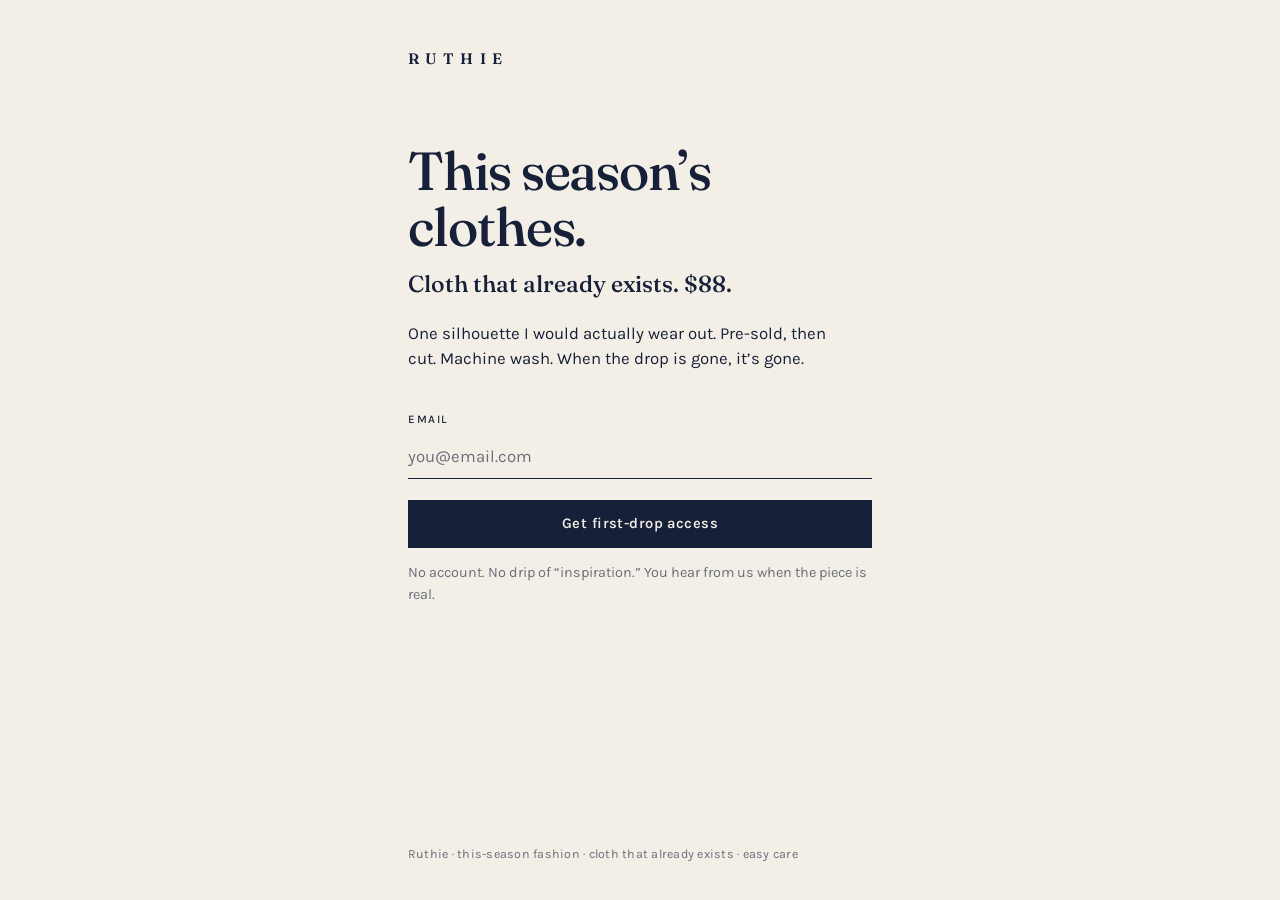
<file: index.html>
<!DOCTYPE html>
<html lang="en">
<head>
  <meta charset="utf-8">
  <meta name="viewport" content="width=device-width, initial-scale=1">
  <title>Ruthie — this season’s clothes, $88</title>
  <meta name="description" content="One current silhouette. Cloth that already exists. Pre-sell then cut. Easy care.">
  <meta name="theme-color" content="#172039">
  <meta name="robots" content="index,follow">
  <link rel="canonical" href="https://primeodin.github.io/ruthie-waitlist/">
  <meta property="og:type" content="website">
  <meta property="og:site_name" content="Ruthie">
  <meta property="og:title" content="Ruthie — this season’s clothes, $88">
  <meta property="og:description" content="One current silhouette. Cloth that already exists. Pre-sell then cut. Easy care.">
  <meta property="og:url" content="https://primeodin.github.io/ruthie-waitlist/">
  <meta property="og:image" content="https://primeodin.github.io/ruthie-waitlist/og.png">
  <meta property="og:image:type" content="image/png">
  <meta property="og:image:width" content="1200">
  <meta property="og:image:height" content="630">
  <meta name="twitter:card" content="summary_large_image">
  <meta name="twitter:title" content="Ruthie — this season’s clothes, $88">
  <meta name="twitter:description" content="One current silhouette. Cloth that already exists. Pre-sell then cut. Easy care.">
  <meta name="twitter:image" content="https://primeodin.github.io/ruthie-waitlist/og.png">
  <link rel="icon" href="favicon.svg" type="image/svg+xml">
  <link rel="preconnect" href="https://fonts.googleapis.com">
  <link rel="preconnect" href="https://fonts.gstatic.com" crossorigin>
  <link rel="stylesheet" href="https://fonts.googleapis.com/css2?family=Fraunces:opsz,wght@9..144,500;9..144,600&family=Karla:wght@400;500;600&display=swap">
  <link rel="stylesheet" href="styles.css">
  <script type="application/ld+json">
{
  "@context": "https://schema.org",
  "@graph": [
    {
      "@type": "Organization",
      "@id": "https://primeodin.github.io/ruthie-waitlist/#org",
      "name": "Ruthie",
      "url": "https://primeodin.github.io/ruthie-waitlist/",
      "description": "This season’s clothes. Cloth that already exists. $88."
    },
    {
      "@type": "WebSite",
      "@id": "https://primeodin.github.io/ruthie-waitlist/#website",
      "url": "https://primeodin.github.io/ruthie-waitlist/",
      "name": "Ruthie",
      "description": "This season’s clothes. Cloth that already exists. $88.",
      "publisher": { "@id": "https://primeodin.github.io/ruthie-waitlist/#org" }
    }
  ]
}
  </script>
</head>
<body>
  <div class="frame">
    <header class="brand">
      <p class="wordmark">Ruthie</p>
    </header>

    <main>
      <h1>
        <span class="hero-lead">This season’s clothes.</span>
        <span class="hero-sub">Cloth that already exists. $88.</span>
      </h1>
      <p class="lede">One silhouette I would actually wear out. Pre-sold, then cut. Machine wash. When the drop is gone, it’s gone.</p>

      <form id="waitlist-form" novalidate>
        <label for="email">Email</label>
        <input id="email" name="email" type="email" autocomplete="email" inputmode="email" required spellcheck="false" placeholder="you@email.com">
        <p class="hp" aria-hidden="true">
          <label for="company">Company</label>
          <input id="company" name="company" type="text" tabindex="-1" autocomplete="off">
        </p>
        <button type="submit" id="submit-btn">Get first-drop access</button>
        <p class="micro">No account. No drip of “inspiration.” You hear from us when the piece is real.</p>
        <p class="status" id="form-status" role="status" aria-live="polite"></p>
      </form>

      <p class="thanks" id="thanks" hidden>You’re on the list. First drop is one piece, pre-sold then cut. We’ll email when it’s time to claim it — not before.</p>
    </main>

    <footer>
      <p>Ruthie · this-season fashion · cloth that already exists · easy care</p>
    </footer>
  </div>
  <script src="config.js"></script>
  <script src="app.js"></script>
</body>
</html>
</file>
<file: styles.css>
:root {
  --field: #f3efe6;
  --ink: #172039;
  --ink-soft: rgba(23, 32, 57, 0.62);
  --ink-line: rgba(23, 32, 57, 0.22);
  --error: #6e2c2c;
  --display: "Fraunces", "Iowan Old Style", Palatino, Georgia, serif;
  --sans: "Karla", "Gill Sans", "Gill Sans MT", Calibri, sans-serif;
}

* { box-sizing: border-box; }

html, body {
  margin: 0;
  min-height: 100%;
}

body {
  background: var(--field);
  color: var(--ink);
  font-family: var(--sans);
  font-size: 1.05rem;
  line-height: 1.5;
  -webkit-font-smoothing: antialiased;
}

.frame {
  min-height: 100dvh;
  max-width: 32rem;
  margin: 0 auto;
  padding: 2.25rem 1.5rem 2rem;
  display: flex;
  flex-direction: column;
}

.brand { margin-bottom: 3.5rem; }

.wordmark {
  margin: 0;
  font-family: var(--display);
  font-optical-sizing: auto;
  font-size: 0.95rem;
  font-weight: 600;
  letter-spacing: 0.42em;
  text-transform: uppercase;
}

h1 {
  margin: 0 0 1.35rem;
}

.hero-lead {
  display: block;
  font-family: var(--display);
  font-optical-sizing: auto;
  font-size: clamp(2.35rem, 8vw, 3.35rem);
  font-weight: 500;
  letter-spacing: -0.02em;
  line-height: 1.05;
}

.hero-sub {
  display: block;
  margin-top: 0.85rem;
  font-family: var(--display);
  font-optical-sizing: auto;
  font-size: clamp(1.2rem, 3.4vw, 1.45rem);
  font-weight: 500;
  line-height: 1.3;
}

.lede {
  margin: 0 0 2.5rem;
  max-width: 28rem;
  color: var(--ink);
}

form { margin: 0; }

label {
  display: block;
  margin-bottom: 0.45rem;
  font-size: 0.72rem;
  font-weight: 500;
  letter-spacing: 0.14em;
  text-transform: uppercase;
}

input[type="email"] {
  width: 100%;
  padding: 0.7rem 0 0.75rem;
  border: 0;
  border-bottom: 1px solid var(--ink);
  background: transparent;
  color: var(--ink);
  font-family: var(--sans);
  font-size: 1.05rem;
  border-radius: 0;
  outline: none;
}

input[type="email"]::placeholder {
  color: var(--ink-soft);
}

input[type="email"]:focus {
  border-bottom-width: 2px;
  margin-bottom: -1px;
}

.hp {
  position: absolute;
  left: -9999px;
  width: 1px;
  height: 1px;
  overflow: hidden;
}

button[type="submit"] {
  display: block;
  width: 100%;
  margin-top: 1.35rem;
  padding: 0.95rem 1rem;
  border: 0;
  background: var(--ink);
  color: var(--field);
  font-family: var(--sans);
  font-size: 0.92rem;
  font-weight: 600;
  letter-spacing: 0.03em;
  cursor: pointer;
}

button[type="submit"]:hover {
  background: #10182c;
}

button[type="submit"]:disabled {
  cursor: wait;
  opacity: 0.7;
}

.micro {
  margin: 0.9rem 0 0;
  font-size: 0.9rem;
  color: var(--ink-soft);
}

.status {
  margin: 0.85rem 0 0;
  min-height: 1.2em;
  font-size: 0.92rem;
  color: var(--error);
}

.status:empty { margin: 0; min-height: 0; }

.thanks {
  margin: 0;
  font-family: var(--display);
  font-optical-sizing: auto;
  font-size: 1.35rem;
  font-weight: 500;
  line-height: 1.4;
}

footer {
  margin-top: auto;
  padding-top: 3.5rem;
}

footer p {
  margin: 0;
  font-size: 0.78rem;
  letter-spacing: 0.02em;
  color: var(--ink-soft);
}

@media (min-width: 720px) {
  .frame { padding: 3rem 1.5rem 2.25rem; }
  .brand { margin-bottom: 4.5rem; }
}

@media (prefers-reduced-motion: reduce) {
  button[type="submit"] { transition: none; }
}
</file>
